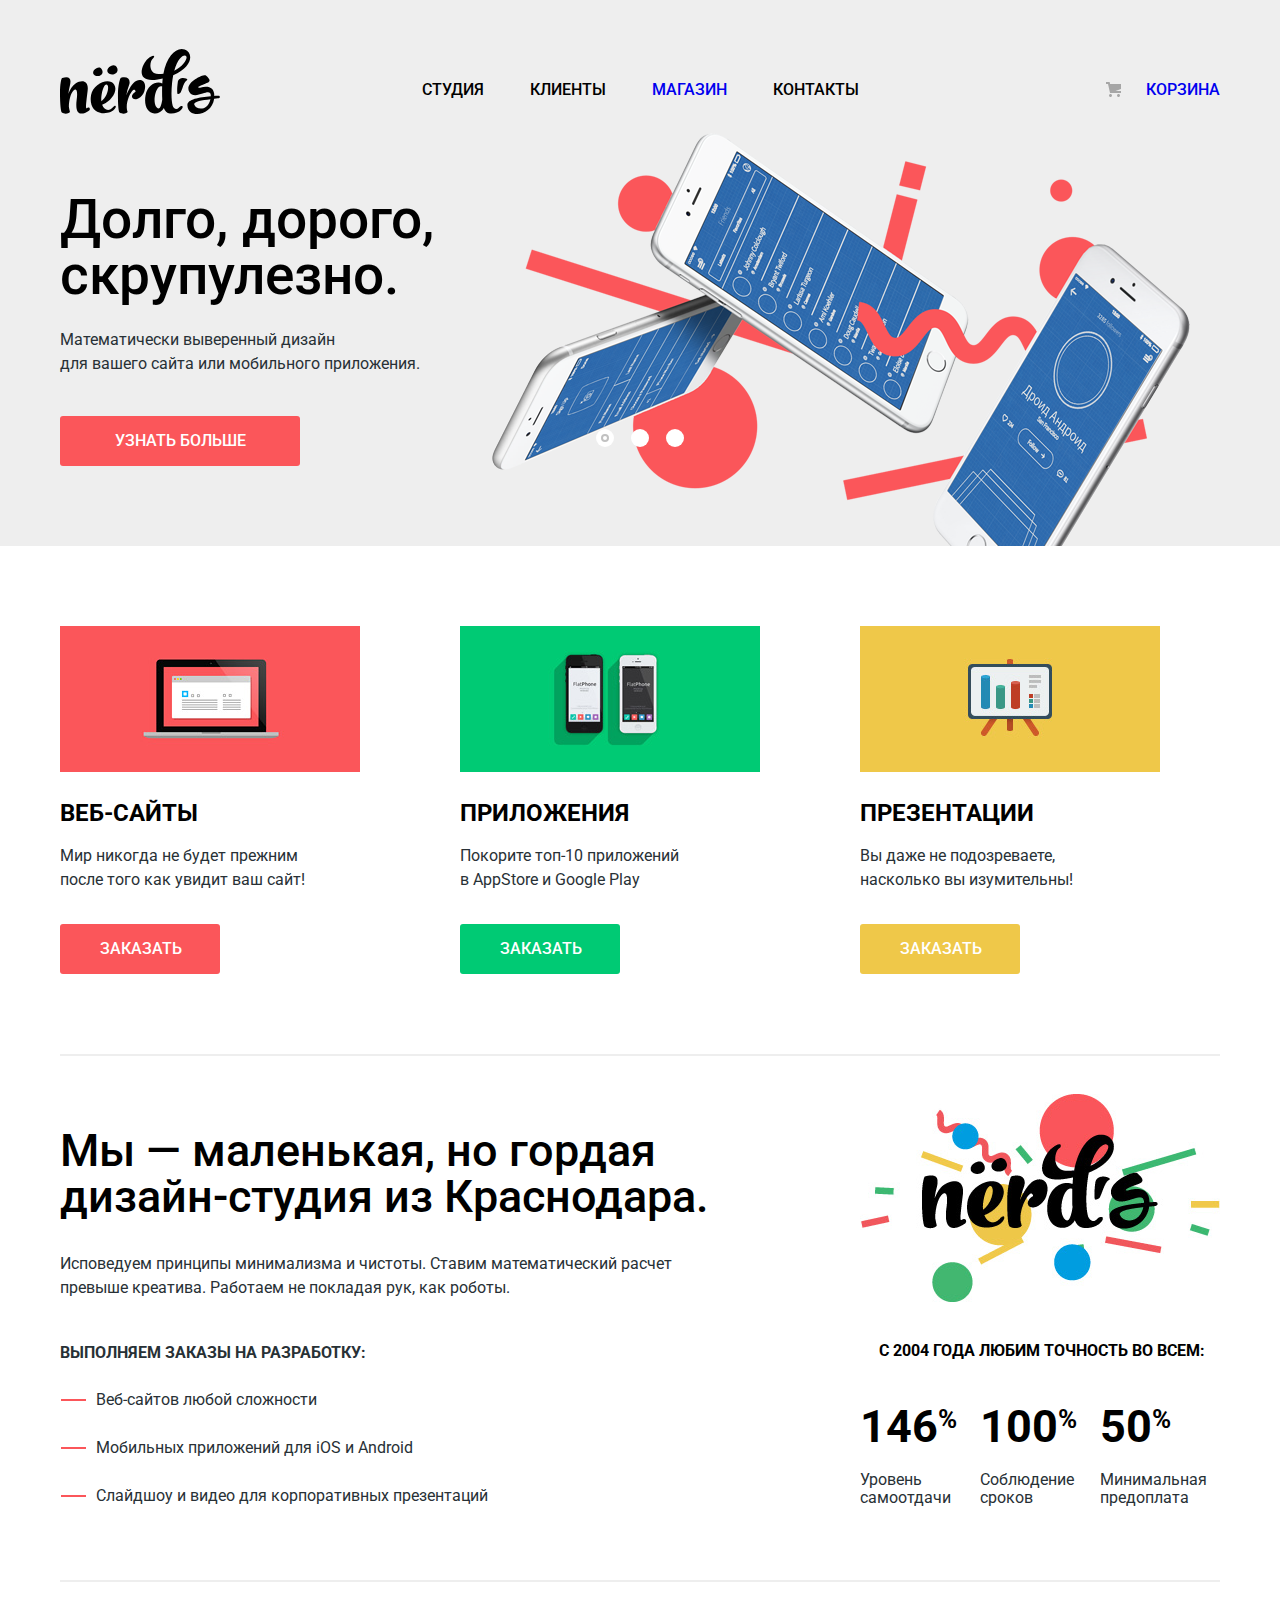
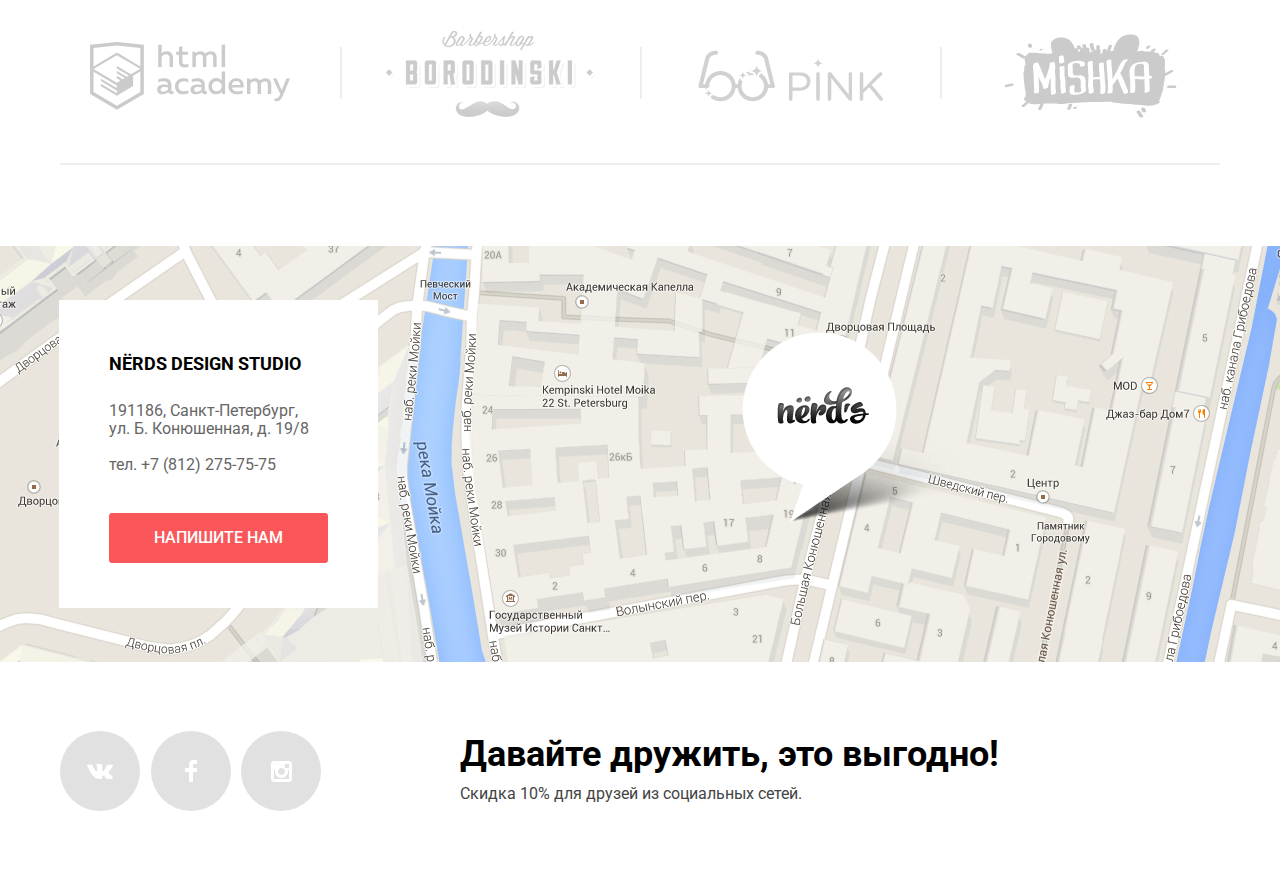
<file: index.html>
<!DOCTYPE html>
<html class="page" lang="ru">

<head>
  <meta charset="utf-8">
  <meta name="viewport" content="width=device-width, initial-scale=1.0">
  <title>HTML Academy: Нёрдс</title>
  <link rel="preconnect" href="https://fonts.gstatic.com">
  <link href="https://fonts.googleapis.com/css2?family=Roboto:wght@400;500;700&display=swap" rel="stylesheet">
  <link href="css/normalize.min.css" rel="stylesheet">
  <link href="css/style.min.css" rel="stylesheet">
  <link rel="icon" href="favicon.ico">
  <link rel="icon" href="img/favicon/icon.svg" type="image/svg+xml">
  <link rel="apple-touch-icon" sizes="180x180" href="img/favicon/apple-touch-icon.png">
  <link rel="manifest" href="manifest.webmanifest">
</head>

<body class="page-body">
  <header class="main-header">
      <nav class="main-navigation wrapper">
        <img src="img/logo/logo-nerds.svg" width="160" height="65" alt="Логотип дизайн-студии Нёрдс">
        <ul class="site-navigation list-clean">
          <li>
            <a href="">Студия</a>
          </li>
          <li>
             <a href="">Клиенты</a>
          </li>
          <li>
            <a href="catalog.html">Магазин</a>
           </li>
           <li>
             <a href="">Контакты</a>
          </li>
        </ul>
        <ul class="user-navigation list-clean">
          <li>
            <a class="cart-link" href="#!">Корзина</a>
          </li>
        </ul>
      </nav>
  </header>

  <main class="container">
    <h1 class="visually-hidden">Дизайн-студия "Нёрдс"</h1>
    <section class="slider">
      <h2 class="visually-hidden">Наши преимущества</h2>
      <div class="wrapper">
        <ul class="slider-list list-clean">
          <li class="slider-item slide-1 slide-current">
            <p class="slide-title">Долго, дорого, скрупулезно.</p>
            <p class="slide-text">Математически выверенный дизайн<br>для вашего сайта или мобильного приложения.</p>
            <a href="" class="button slide-button">Узнать больше</a>
          </li>
          <li class="slider-item slide-2">
            <p class="slide-title">Любим математику как никто другой</p>
            <p class="slide-text">Никакого креатива, только математические формулы для расчета идеальных пропорций</p>
            <a href="" class="button slide-button">Узнать больше</a>
          </li>
          <li class="slider-item slide-3">
            <p class="slide-title">Только ночь,<br>только хардкор</p>
            <p class="slide-text">Работать днем, как все? Мы против этого.<br>Ближе к полуночи работа только начинается.</p>
            <a href="" class="button slide-button">Узнать больше</a>
          </li>
        </ul>
        <ul class="slider-controls list-clean">
          <li>
            <button aria-label="Первый слайд" class="slider-button slider-button-one active" type="button"></button>
          </li>
          <li>
            <button aria-label="Второй слайд" class="slider-button slider-button-two" type="button"></button>
          </li>
          <li>
            <button aria-label="Третий слайд" class="slider-button slider-button-three" type="button"></button>
          </li>
        </ul>
      </div>
    </section>
    <section class="services wrapper">
      <h2 class="visually-hidden">Услуги</h2>
      <ul class="services-list list-clean">
        <li class="services-item">
          <img src="img/content/illustration-1.png" width="300" height="146"
             alt="Ноутбук с открытым сайтом на красном фоне">
          <h3 class="service-title">Веб-сайты</h3>
          <p class="service-text">Мир никогда не будет прежним после того как увидит ваш сайт!</p>
          <a href="" class="button">Заказать</a>
         </li>
        <li class="services-item">
          <img src="img/content/illustration-2.png" width="300" height="146" alt="Два смартфона на зелёном фоне">
          <h3 class="service-title">Приложения</h3>
          <p class="service-text">Покорите топ-10 приложений<br>в AppStore и Google Play</p>
          <a href="" class="button button-green">Заказать</a>
         </li>
         <li class="services-item">
          <img src="img/content/illustration-3.png" width="300" height="146"
            alt="Флипчарт с презентацией на жёлтом фоне">
          <h3 class="service-title">Презентации</h3>
          <p class="service-text">Вы даже не подозреваете, насколько вы изумительны!</p>
          <a href="" class="button button-yellow">Заказать</a>
         </li>
      </ul>
    </section>
    <section class="about wrapper">
      <h2 class="visually-hidden">О компании</h2>
      <div class="about-grid">
        <div class="about-info">
          <b class="about-title">Мы — маленькая, но гордая дизайн-студия из Краснодара.</b>
          <p>Исповедуем принципы минимализма и чистоты.
            Ставим математический расчет превыше креатива.
            Работаем не покладая рук, как роботы.</p>
          <h3 class="about-subtitle">Выполняем заказы на разработку:</h3>
          <ul class="order-list list-clean">
            <li class="order-item">Веб-сайтов любой сложности</li>
            <li class="order-item">Мобильных приложений для iOS и Android</li>
            <li class="order-item">Слайдшоу и видео для корпоративных презентаций</li>
          </ul>
        </div>
        <div class="about-stat">
          <img src="img/nerds-illustration.png" width="360" height="525" alt="Цветной логотип Nёrds">
          <h3 class="about-subtitle">с 2004 года любим точность во всем:</h3>
          <table class="stat-table">
            <tr>
              <th>146<sup>%</sup></th>
              <th>100<sup>%</sup></th>
              <th>50<sup>%</sup></th>
            </tr>
            <tr>
              <td>Уровень самоотдачи</td>
              <td>Соблюдение сроков</td>
              <td>Минимальная предоплата</td>
            </tr>
          </table>
        </div>
      </div>

    </section>
    <section class="partners wrapper">
      <h2 class="visually-hidden">Партнёры</h2>
      <ul class="partners-list list-clean">
        <li class="partners-item">
          <a class="partners-item-link" href="https://htmlacademy.ru/intensive/htmlcss">
            <img src="img/logo/logo-htmlacademy.svg" width="200" height="68" alt="Логотип HTML Academy">
          </a>
        </li>
        <li class="partners-item">
          <a class="partners-item-link" href="">
            <img src="img/logo/logo-barbershop.svg" width="209" height="90" alt="Логотип Barbershop Borodinski">
          </a>
        </li>
        <li class="partners-item">
          <a class="partners-item-link" href="">
            <img src="img/logo/logo-pink.svg" width="185" height="52" alt="Логотип PINK">
          </a>
        </li>
        <li class="partners-item">
          <a class="partners-item-link" href="">
            <img src="img/logo/logo-mishka.svg" width="173" height="84" alt="Логотип Mishka">
          </a>
        </li>
      </ul>
    </section>
  </main>
  <footer class="main-footer">
    <section class="footer-map">
      <h2 class="visually-hidden">Как нас найти</h2>
      <iframe class="interactive-map" src="https://www.google.com/maps/embed?pb=!1m18!1m12!1m3!1d1998.6037872533277!2d30.320858716096975!3d59.93871648187614!2m3!1f0!2f0!3f0!3m2!1i1024!2i768!4f13.1!3m3!1m2!1s0x4696310fca145cc1%3A0x42b32648d8238007!2z0JHQvtC70YzRiNCw0Y8g0JrQvtC90Y7RiNC10L3QvdCw0Y8g0YPQuy4sIDE5LzgsINCh0LDQvdC60YIt0J_QtdGC0LXRgNCx0YPRgNCzLCAxOTExODY!5e0!3m2!1sru!2sru!4v1614806831347!5m2!1sru!2sru"
        height="416" style="border:0;" allowfullscreen="" loading="lazy">
      </iframe>
      <div class="footer-contacts-card">
        <p class="contacts-title">Nёrds design studio</p>
        <address>191186, Санкт-Петербург,<br>ул. Б. Конюшенная, д. 19/8 <br><br>тел.
        <a class="contacts-phone" href="tel:+78122757575">+7 (812) 275-75-75</a>
        </address>
        <a href="feedback.html" class="contacts-button button">Напишите нам</a>
      </div>
    </section>
    <section class="footer-social wrapper">
      <h2 class="visually-hidden">Социальные сети</h2>
      <ul class="social-list list-clean">
        <li>
          <a class="button social-button" href="">
            <span class="visually-hidden">Вконтакте</span>
            <svg aria-hidden="true" focusable="false" width="27" height="15" viewBox="0 0 27 15" fill="none" xmlns="http://www.w3.org/2000/svg">
              <path d="M16.138 11.51C17.094 11.201 18.318 13.55 19.621 14.449C20.599 15.13 21.348 14.983 21.348 14.983L24.821 14.933C24.821 14.933 26.636 14.821 25.778 13.379C25.707 13.259 25.275 12.31 23.193 10.357C21.016 8.31404 21.311 8.64504 23.932 5.11304C25.529 2.96004 26.168 1.64504 25.968 1.08504C25.776 0.546037 24.603 0.686037 24.603 0.686037L20.69 0.713037C20.309 0.714037 19.986 0.832037 19.839 1.22804C19.836 1.23204 19.218 2.89404 18.394 4.30704C16.653 7.29604 15.958 7.45504 15.67 7.26804C15.009 6.83504 15.176 5.53104 15.176 4.60404C15.176 1.70704 15.608 0.499037 14.33 0.187037C13.903 0.0830374 13.591 0.0150374 12.502 0.00503741C11.11 -0.0159626 9.92797 0.00503743 9.25797 0.334037C8.81297 0.557037 8.47197 1.04604 8.67897 1.07404C8.93897 1.10904 9.52197 1.23404 9.83397 1.66004C10.235 2.21204 10.223 3.44904 10.223 3.44904C10.223 3.44904 10.452 6.86004 9.68297 7.28304C9.15497 7.57304 8.43297 6.98104 6.87997 4.26704C6.08697 2.87904 5.48797 1.34504 5.48797 1.34504C5.48797 1.34504 5.37197 1.06004 5.16197 0.904037C4.91197 0.719037 4.56197 0.660037 4.56197 0.660037L0.84797 0.684037C0.84797 0.684037 0.28997 0.700037 0.0849697 0.946037C-0.0970303 1.16404 0.0699697 1.61404 0.0699697 1.61404C0.0699697 1.61404 2.97897 8.49504 6.27297 11.961C9.29297 15.143 12.725 14.932 12.725 14.932H14.28C14.28 14.932 14.749 14.878 14.989 14.62C15.213 14.38 15.203 13.929 15.203 13.929C15.203 13.929 15.172 11.82 16.138 11.51Z" fill="white"/>
            </svg>
          </a>
        </li>
        <li>
          <a class="button social-button" href="">
            <span class="visually-hidden">Фейсбук</span>
            <svg aria-hidden="true" focusable="false" width="12" height="22" viewBox="0 0 12 22" fill="none" xmlns="http://www.w3.org/2000/svg">
              <path d="M12 4V0H8C5.79086 0 4 1.79086 4 4V8H0V12H4V22H8V12H12V8H8V4H12Z" fill="white"/>
            </svg>
          </a>
        </li>
        <li>
          <a class="button social-button" href="">
            <span class="visually-hidden">Инстаграм</span>
            <svg aria-hidden="true" focusable="false" width="21" height="21" viewBox="0 0 21 21" fill="none" xmlns="http://www.w3.org/2000/svg">
              <path fill-rule="evenodd" clip-rule="evenodd" d="M3 0H18C19.65 0 21 1.35 21 3V18C21 19.65 19.65 21 18 21H3C1.35 21 0 19.65 0 18V3C0 1.35 1.35 0 3 0ZM14 10.5C14 8.57 12.43 7 10.5 7C8.57 7 7 8.57 7 10.5C7 12.43 8.57 14 10.5 14C12.43 14 14 12.43 14 10.5ZM3 18V9H4.181C4.0626 9.49127 4.00186 9.99467 4 10.5C4 14.0899 6.91015 17 10.5 17C14.0899 17 17 14.0899 17 10.5C16.9986 9.99464 16.9379 9.49118 16.819 9H18V18H3ZM14 7H18V3H14V7Z" fill="white"/>
            </svg>
          </a>
        </li>
      </ul>
      <div class="footer-discount">
        <b>Давайте дружить, это выгодно!</b>
        <p>Скидка 10% для друзей из социальных сетей.</p>
      </div>
    </section>
  </footer>
  <section class="modal-feedback">
    <h2>Напишите нам</h2>
    <button class="modal-close" type="button" aria-label="Закрыть"></button>
    <form class="modal-form feedback-form" action="https://echo.htmlacademy.ru" method="post">
      <div class="form-container">
        <p>
          <label for="contact-form-name">Ваше имя:</label><br>
          <input class="modal-form-element feedback-name" type="text" name="contact-form-name" id="contact-form-name" placeholder="Имя Фамилия">
        </p>
        <p>
          <label for="contact-form-email">Ваш email:</label><br>
          <input class="modal-form-element feedback-email" type="email" name="contact-form-email" id="contact-form-email" placeholder="email@example.com">
        </p>
        <p>
          <label for="contact-form-message">Текст письма:</label><br>
          <textarea class="modal-form-element feedback-message" name="contact-form-message" id="contact-form-message" rows="5"
            placeholder="В свободной форме"></textarea>
        </p>
        <button class="button button-send" type="submit">Отправить</button>
      </div>
    </form>
  </section>
  <script src="js/feedback.min.js"></script>
  <script src="js/slider.min.js"></script>
</body>

</html>
</file>
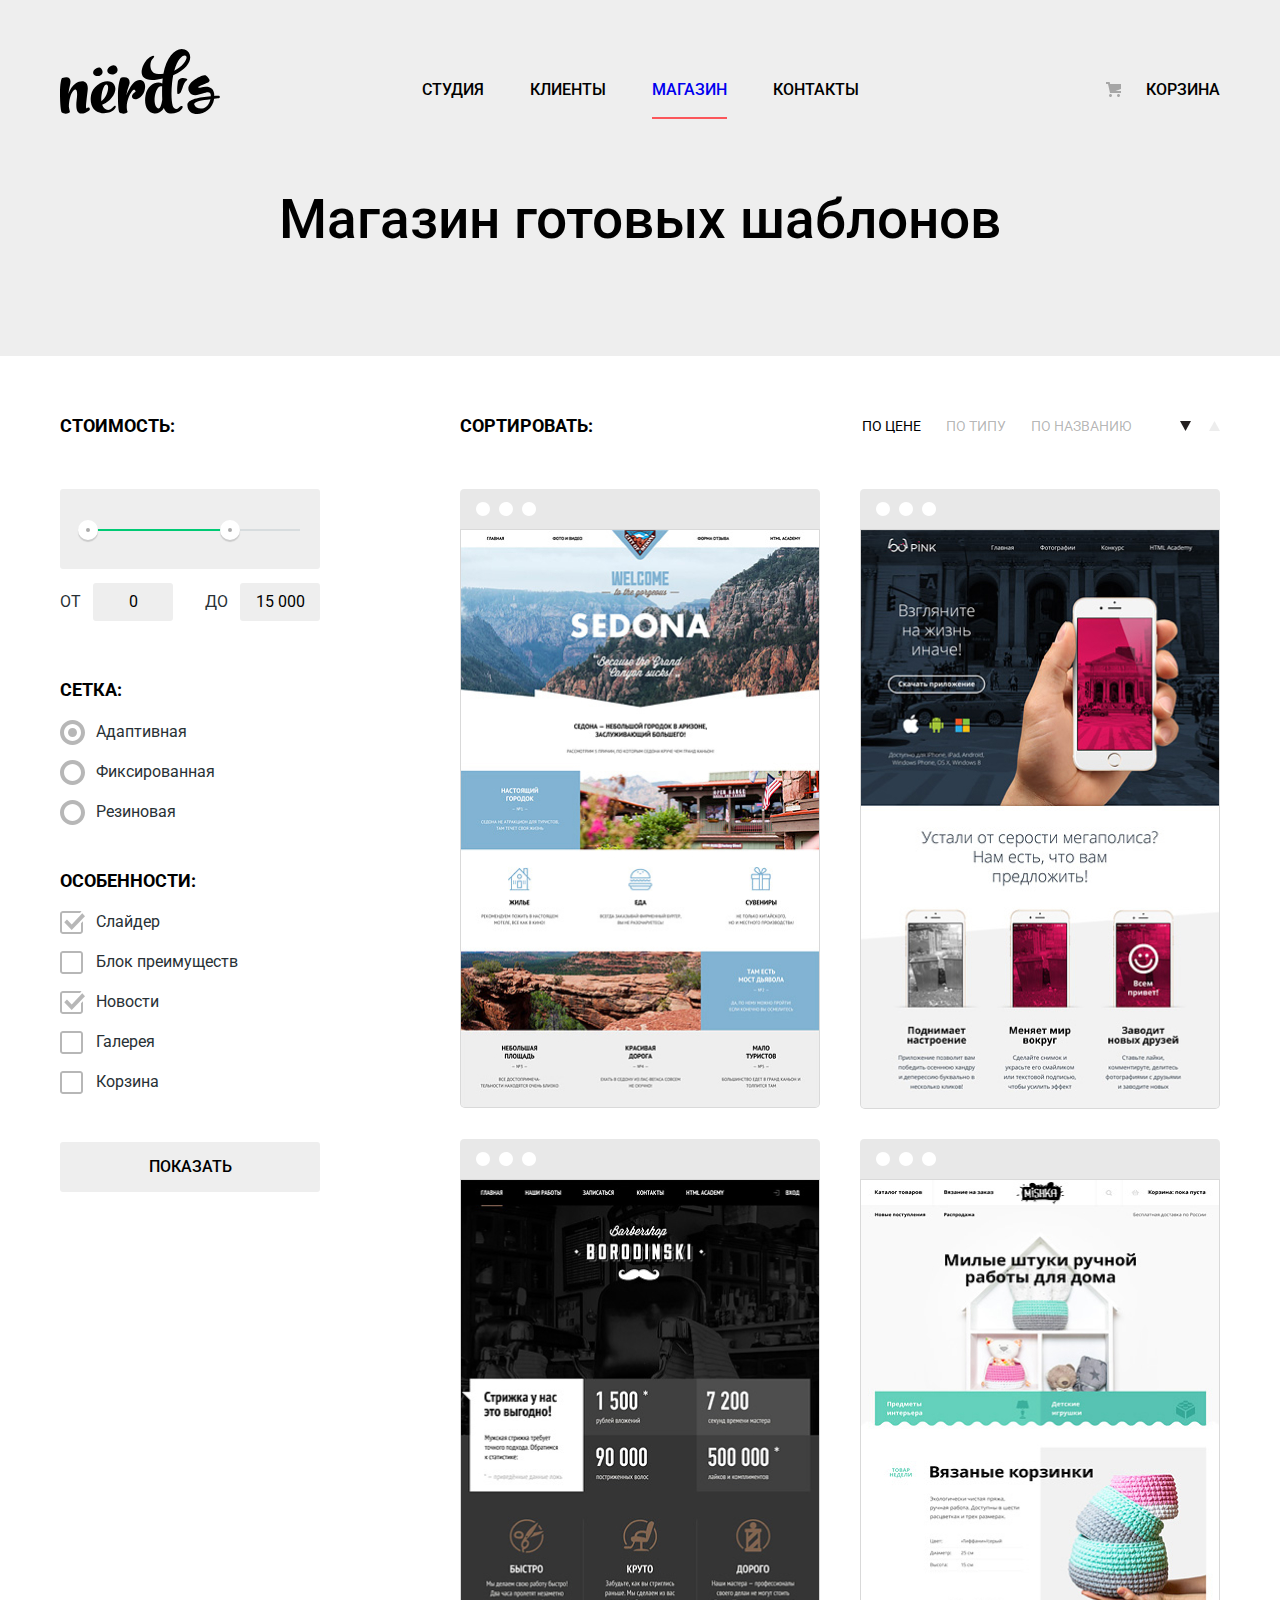
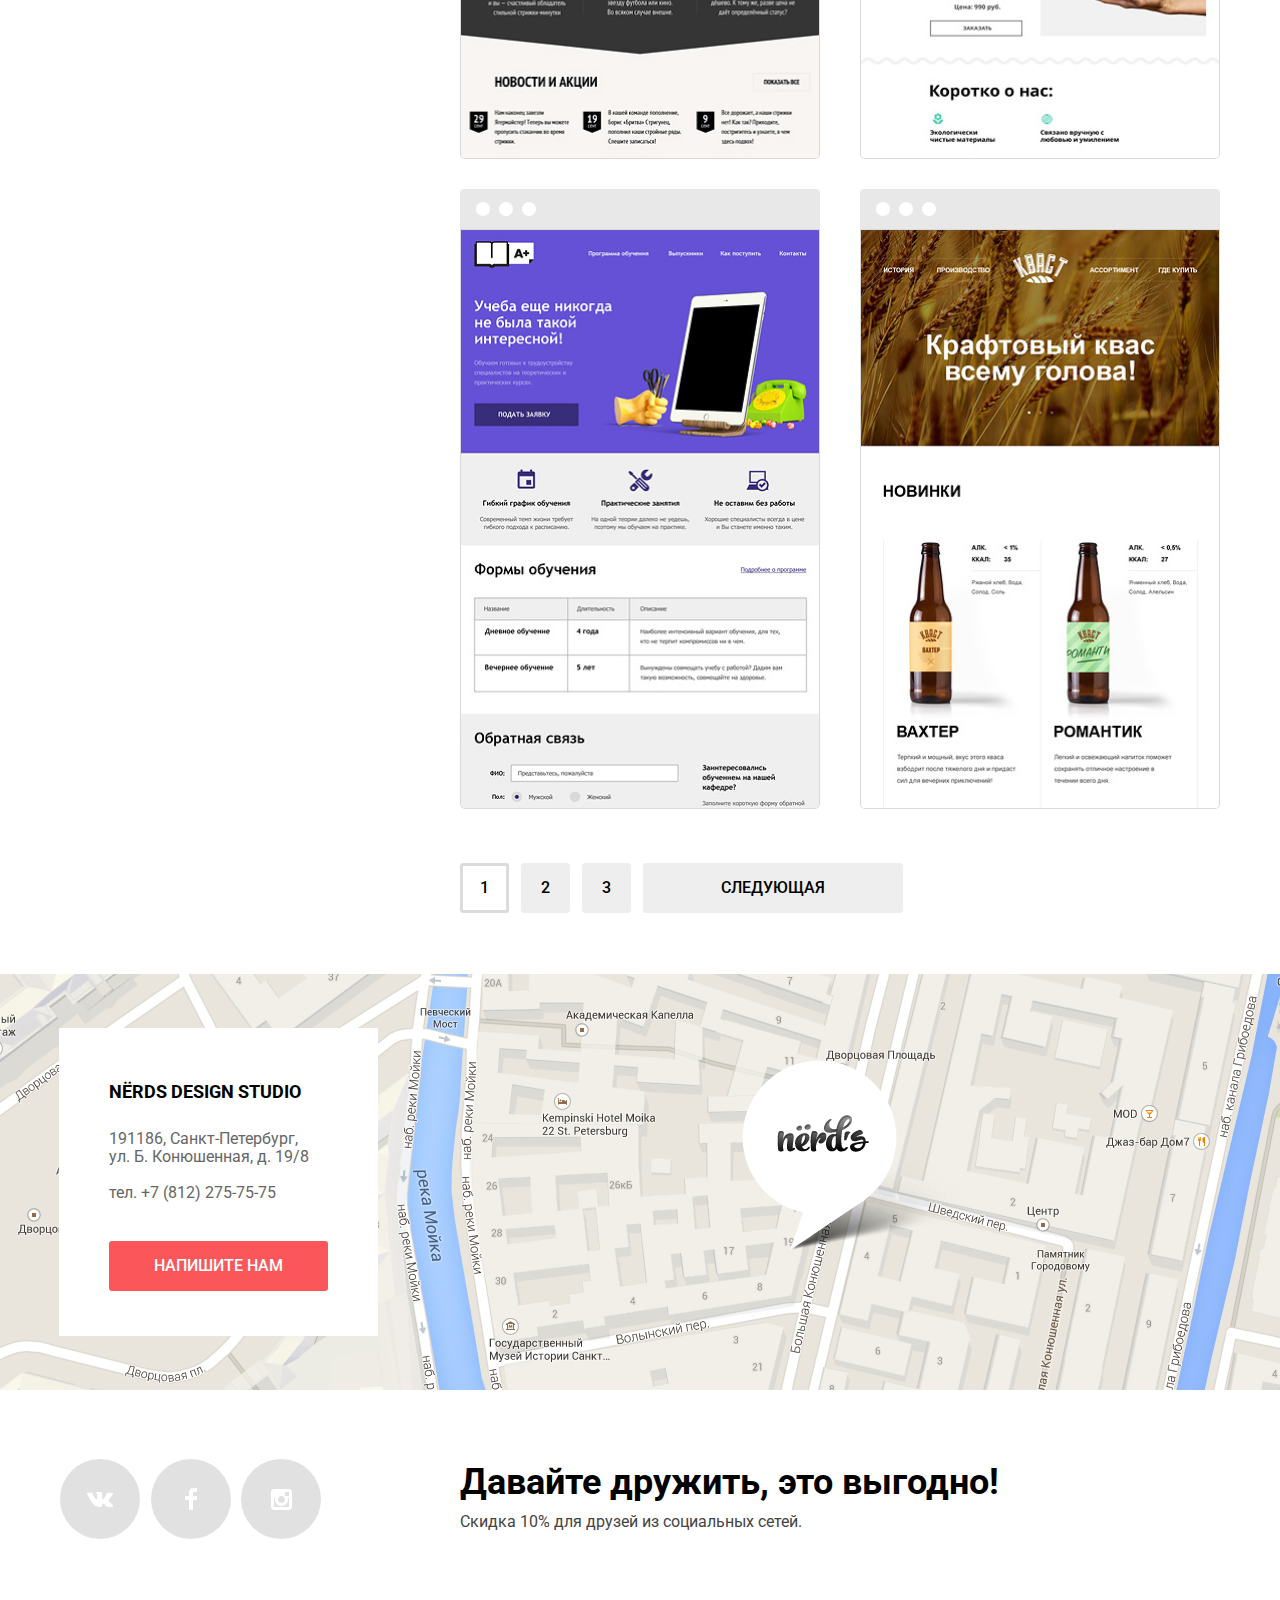
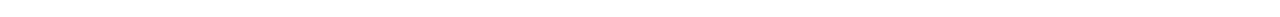
<file: catalog.html>
<!DOCTYPE html>
<html class="page" lang="ru">

<head>
  <meta charset="utf-8">
  <meta name="viewport" content="width=device-width, initial-scale=1.0">
  <title>HTML Academy: Нёрдс - Каталог</title>
  <link rel="preconnect" href="https://fonts.gstatic.com">
  <link href="https://fonts.googleapis.com/css2?family=Roboto:wght@400;500;700&display=swap" rel="stylesheet">
  <link href="css/normalize.min.css" rel="stylesheet">
  <link href="css/style.min.css" rel="stylesheet">
  <link rel="icon" href="favicon.ico">
  <link rel="icon" href="img/favicon/icon.svg" type="image/svg+xml">
  <link rel="apple-touch-icon" sizes="180x180" href="img/favicon/apple-touch-icon.png">
  <link rel="manifest" href="manifest.webmanifest">
</head>

<body class="page-body">
  <header class="main-header">
      <nav class="main-navigation wrapper">
        <a class="main-header-logo" href="index.html">
          <img src="img/logo/logo-nerds.svg" width="160" height="65" alt="Логотип дизайн-студии Нёрдс">
        </a>
        <ul class="site-navigation list-clean">
          <li>
            <a href="">Студия</a>
          </li>
          <li>
             <a href="">Клиенты</a>
          </li>
          <li class="site-navigation-current">
            <a href="catalog.html">Магазин</a>
           </li>
           <li>
             <a href="">Контакты</a>
          </li>
        </ul>
        <ul class="user-navigation list-clean">
          <li>
            <a class="cart-link" href="">Корзина</a>
          </li>
        </ul>
      </nav>
  </header>

  <main class="page-catalog">
    <h1 class="page-catalog-title">Магазин готовых шаблонов</h1>
    <div class="catalog-content wrapper">
      <section class="filters">
        <h2 class="visually-hidden">Фильтры</h2>
        <form class="filter" method="get" target="_blank" action="https://echo.htmlacademy.ru">
          <fieldset class="price-filter">
            <legend aria-label="Выбор стоимости сайта">Стоимость:</legend>
            <div class="range-filter">
              <div class="range-controls">
                <div class="scale">
                  <div class="bar"></div>
                </div>
                <div class="toggle toggle-min" tabindex="0" aria-label="Ручка ползунка минимальной цены"></div>
                <div class="toggle toggle-max" tabindex="0" aria-label="Ручка ползунка максимальной цены"></div>
              </div>
              <div class="price-controls">
                <label class="min-price">от
                  <input type="text" name="min-price" value="0">
                </label>
                <label class="max-price">до
                  <input type="text" name="max-price" value="15&nbsp;000">
                </label>
              </div>
            </div>
          </fieldset>
          <fieldset class="layout-filter">
            <legend aria-label="Выбор сетки сайта">Сетка:</legend>
            <ul class="list-clean">
              <li class="filter-option filter-radio">
                <input class="filter-input-radio visually-hidden"
                type="radio" name="grid" value="adaptive" id="filter-adaptive" checked>
                <label for="filter-adaptive">Адаптивная</label>
              </li>
              <li class="filter-option filter-radio">
                <input class="filter-input-radio visually-hidden"
                type="radio" name="grid" value="fixed" id="filter-fixed">
                <label for="filter-fixed">Фиксированная</label>
              </li>
              <li class="filter-option filter-radio">
                <input class="filter-input-radio visually-hidden"
                type="radio" name="grid" value="elastic" id="filter-elastic">
                <label for="filter-elastic">Резиновая</label>
              </li>
            </ul>
          </fieldset>
          <fieldset class="features-filter">
            <legend aria-label="Выбор особенностей сайта">Особенности:</legend>
            <ul class="list-clean">
              <li class="filter-option filter-checkbox">
                <input class="filter-input-checkbox visually-hidden"
                type="checkbox" name="slider" value="slider" id="slider" checked>
                <label for="slider">Слайдер</label>
              </li>
              <li class="filter-option filter-checkbox">
                <input class="filter-input-checkbox visually-hidden"
                type="checkbox" name="advantages" value="advantages" id="advantages">
                <label for="advantages">Блок преимуществ</label>
              </li>
              <li class="filter-option filter-checkbox">
                <input class="filter-input-checkbox visually-hidden"
                type="checkbox" name="news" value="news" id="news" checked>
                <label for="news">Новости</label>
              </li>
              <li class="filter-option filter-checkbox">
                <input class="filter-input-checkbox visually-hidden"
                type="checkbox" name="gallery" value="gallery" id="gallery">
                <label for="gallery">Галерея</label>
              </li>
              <li class="filter-option filter-checkbox">
                <input class="filter-input-checkbox visually-hidden"
                type="checkbox" name="shopping-cart" value="shopping-cart" id="shopping-cart">
                <label for="shopping-cart">Корзина</label>
              </li>
            </ul>
          </fieldset>
          <button class="button button-show button-control" type="submit">Показать</button>
        </form>
      </section>
      <div class="catalog-wrapper">
        <section class="sorting">
          <h2>Сортировать:</h2>
          <ul class="sorting-options list-clean">
            <li>
              <a class="selected" href="">По цене</a>
            </li>
            <li>
              <a href="">По типу</a>
            </li>
            <li>
              <a href="">По названию</a>
            </li>
          </ul>
          <ul class="sorting-control-list list-clean">
            <li>
              <a class="sorting-control active" aria-label="Сортировка по убыванию" href="">
                <svg aria-hidden="true" width="11" height="10" viewBox="0 0 11 10" fill="none" xmlns="http://www.w3.org/2000/svg">
                  <path d="M5.5 10L0 0H11" fill="#A6A6A6"/>
                </svg>
              </a>
            </li>
            <li>
              <a class="sorting-control" aria-label="Сортировка по возрастанию" href="">
                <svg aria-hidden="true" focusable="false" width="11" height="10" viewBox="0 0 11 10" fill="none" xmlns="http://www.w3.org/2000/svg">
                  <path d="M5.5 0L0 10H11L5.5 0Z" fill="#A6A6A6"/>
                </svg>
              </a>
            </li>
          </ul>
        </section>
        <section class="catalog">
          <h2 class="visually-hidden">Каталог</h2>
          <ul class="catalog-list list-clean">
            <li class="catalog-item">
              <a class="catalog-item-link" href="">
                <img class="catalog-img" src="img/content/img-sedona.jpg" width="358" height="576" alt="Шаблон «Sedona»">
              </a>
              <div class="catalog-list-info">
                <a class="catalog-item-title" aria-label="Открыть подробное описание готового шаблона сайта" href="#">Sedona</a>
                <p>Информационный сайт<br>для туристов</p>
                <button type="button" class="button button-price" aria-label="Купить готовый шаблон сайта за 9 900 ₽">9 900 &#8381;</button>
              </div>
            </li>
            <li class="catalog-item">
              <a class="catalog-item-link" href="">
                <img class="catalog-img" src="img/content/img-pink.jpg" width="358" height="576" alt="Шаблон «Pink app»">
              </a>
              <div class="catalog-list-info">
                <a class="catalog-item-title" aria-label="Открыть подробное описание готового шаблона сайта" href="#">Pink app</a>
                <p>Продуктовый лендинг приложения для iOS и Android</p>
                <button type="button" class="button button-price" aria-label="Купить готовый шаблон сайта за 9 900 ₽">9 900 &#8381;</button>
              </div>
            </li>
            <li class="catalog-item">
              <a class="catalog-item-link" href="">
                <img class="catalog-img" src="img/content/img-barbershop.jpg" width="358" height="576" alt="Шаблон «Barbershop»">
              </a>
              <div class="catalog-list-info">
                <a class="catalog-item-title" aria-label="Открыть подробное описание готового шаблона сайта" href="#">Barbershop</a>
                <p>Сайт салона красоты.<br>Для мужчин, да.</p>
                <button type="button" class="button button-price" aria-label="Купить готовый шаблон сайта за 9 900 ₽">9 900 &#8381;</button>
              </div>
            </li>
            <li class="catalog-item">
              <a class="catalog-item-link" href="">
                <img class="catalog-img" src="img/content/img-mishka.jpg" width="358" height="576" alt="Шаблон «Mishka»">
              </a>
              <div class="catalog-list-info">
                <a class="catalog-item-title" aria-label="Открыть подробное описание готового шаблона сайта" href="#">Mishka</a>
                <p>Интернет-магазин<br>вязаных игрушек</p>
                <button type="button" class="button button-price" aria-label="Купить готовый шаблон сайта за 9 900 ₽">9 900 &#8381;</button>
              </div>
            </li>
            <li class="catalog-item">
              <a class="catalog-item-link" href="">
                <img class="catalog-img" src="img/content/img-aplus.jpg" width="358" height="576" alt="Шаблон «A Plus»">
              </a>
              <div class="catalog-list-info">
                <a class="catalog-item-title" aria-label="Открыть подробное описание готового шаблона сайта" href="#">A Plus</a>
                <p>Лендинг курсов повышения квалификации</p>
                <button type="button" class="button button-price" aria-label="Купить готовый шаблон сайта за 9 900 ₽">9 900 &#8381;</button>
              </div>
            </li>
            <li class="catalog-item">
              <a class="catalog-item-link" href="">
                <img class="catalog-img" src="img/content/img-kvast.jpg" width="358" height="576" alt="Шаблон «Кваст»">
              </a>
              <div class="catalog-list-info">
                <a class="catalog-item-title" aria-label="Открыть подробное описание готового шаблона сайта" href="#">Кваст</a>
                <p>Промо-сайт производителя крафтового кваса</p>
                <button type="button" class="button button-price" aria-label="Купить готовый шаблон сайта за 9 900 ₽">9 900 &#8381;</button>
              </div>
            </li>
          </ul>
          <ul class="pagination-list list-clean">
            <li class="pagination-item pagination-item-current">
              <a class="button button-control">1</a>
            </li>
            <li class="pagination-item">
              <a class="button button-control" href="">2</a>
            </li>
            <li class="pagination-item">
              <a class="button button-control" href="">3</a>
            </li>
            <li class="pagination-item">
              <a class="button button-control" href="">Следующая</a>
            </li>
          </ul>
        </section>
      </div>
    </div>
  </main>
  <footer class="main-footer">
    <section class="footer-map">
      <h2 class="visually-hidden">Как нас найти</h2>
      <iframe class="interactive-map" src="https://www.google.com/maps/embed?pb=!1m18!1m12!1m3!1d1998.6037872533277!2d30.320858716096975!3d59.93871648187614!2m3!1f0!2f0!3f0!3m2!1i1024!2i768!4f13.1!3m3!1m2!1s0x4696310fca145cc1%3A0x42b32648d8238007!2z0JHQvtC70YzRiNCw0Y8g0JrQvtC90Y7RiNC10L3QvdCw0Y8g0YPQuy4sIDE5LzgsINCh0LDQvdC60YIt0J_QtdGC0LXRgNCx0YPRgNCzLCAxOTExODY!5e0!3m2!1sru!2sru!4v1614806831347!5m2!1sru!2sru"
        height="416" style="border:0;" allowfullscreen="" loading="lazy">
      </iframe>
      <div class="footer-contacts-card">
        <p class="contacts-title">Nёrds design studio</p>
        <address>191186, Санкт-Петербург,<br>ул. Б. Конюшенная, д. 19/8 <br><br>тел.
        <a class="contacts-phone" href="tel:+78122757575">+7 (812) 275-75-75</a>
        </address>
        <a href="feedback.html" class="contacts-button button">Напишите нам</a>
      </div>
    </section>
    <section class="footer-social wrapper">
      <h2 class="visually-hidden">Социальные сети</h2>
      <ul class="social-list list-clean">
        <li>
          <a class="button social-button" href="">
            <span class="visually-hidden">Вконтакте</span>
            <svg aria-hidden="true" focusable="false" width="27" height="15" viewBox="0 0 27 15" fill="none" xmlns="http://www.w3.org/2000/svg">
              <path d="M16.138 11.51C17.094 11.201 18.318 13.55 19.621 14.449C20.599 15.13 21.348 14.983 21.348 14.983L24.821 14.933C24.821 14.933 26.636 14.821 25.778 13.379C25.707 13.259 25.275 12.31 23.193 10.357C21.016 8.31404 21.311 8.64504 23.932 5.11304C25.529 2.96004 26.168 1.64504 25.968 1.08504C25.776 0.546037 24.603 0.686037 24.603 0.686037L20.69 0.713037C20.309 0.714037 19.986 0.832037 19.839 1.22804C19.836 1.23204 19.218 2.89404 18.394 4.30704C16.653 7.29604 15.958 7.45504 15.67 7.26804C15.009 6.83504 15.176 5.53104 15.176 4.60404C15.176 1.70704 15.608 0.499037 14.33 0.187037C13.903 0.0830374 13.591 0.0150374 12.502 0.00503741C11.11 -0.0159626 9.92797 0.00503743 9.25797 0.334037C8.81297 0.557037 8.47197 1.04604 8.67897 1.07404C8.93897 1.10904 9.52197 1.23404 9.83397 1.66004C10.235 2.21204 10.223 3.44904 10.223 3.44904C10.223 3.44904 10.452 6.86004 9.68297 7.28304C9.15497 7.57304 8.43297 6.98104 6.87997 4.26704C6.08697 2.87904 5.48797 1.34504 5.48797 1.34504C5.48797 1.34504 5.37197 1.06004 5.16197 0.904037C4.91197 0.719037 4.56197 0.660037 4.56197 0.660037L0.84797 0.684037C0.84797 0.684037 0.28997 0.700037 0.0849697 0.946037C-0.0970303 1.16404 0.0699697 1.61404 0.0699697 1.61404C0.0699697 1.61404 2.97897 8.49504 6.27297 11.961C9.29297 15.143 12.725 14.932 12.725 14.932H14.28C14.28 14.932 14.749 14.878 14.989 14.62C15.213 14.38 15.203 13.929 15.203 13.929C15.203 13.929 15.172 11.82 16.138 11.51Z" fill="white"/>
            </svg>
          </a>
        </li>
        <li>
          <a class="button social-button" href="">
            <span class="visually-hidden">Фейсбук</span>
            <svg aria-hidden="true" focusable="false" width="12" height="22" viewBox="0 0 12 22" fill="none" xmlns="http://www.w3.org/2000/svg">
              <path d="M12 4V0H8C5.79086 0 4 1.79086 4 4V8H0V12H4V22H8V12H12V8H8V4H12Z" fill="white"/>
            </svg>
          </a>
        </li>
        <li>
          <a class="button social-button" href="">
            <span class="visually-hidden">Инстаграм</span>
            <svg aria-hidden="true" focusable="false" width="21" height="21" viewBox="0 0 21 21" fill="none" xmlns="http://www.w3.org/2000/svg">
              <path fill-rule="evenodd" clip-rule="evenodd" d="M3 0H18C19.65 0 21 1.35 21 3V18C21 19.65 19.65 21 18 21H3C1.35 21 0 19.65 0 18V3C0 1.35 1.35 0 3 0ZM14 10.5C14 8.57 12.43 7 10.5 7C8.57 7 7 8.57 7 10.5C7 12.43 8.57 14 10.5 14C12.43 14 14 12.43 14 10.5ZM3 18V9H4.181C4.0626 9.49127 4.00186 9.99467 4 10.5C4 14.0899 6.91015 17 10.5 17C14.0899 17 17 14.0899 17 10.5C16.9986 9.99464 16.9379 9.49118 16.819 9H18V18H3ZM14 7H18V3H14V7Z" fill="white"/>
            </svg>
          </a>
        </li>
      </ul>
      <div class="footer-discount">
        <b>Давайте дружить, это выгодно!</b>
        <p>Скидка 10% для друзей из социальных сетей.</p>
      </div>
    </section>
  </footer>
  <section class="modal-feedback">
    <h2>Напишите нам</h2>
    <button class="modal-close" type="button" aria-label="Закрыть форму обратной связи"></button>
    <form class="modal-form feedback-form" action="https://echo.htmlacademy.ru" method="post">
      <div class="form-container">
        <p>
          <label for="contact-form-name">Ваше имя:</label><br>
          <input class="modal-form-element feedback-name" type="text" name="contact-form-name" id="contact-form-name" placeholder="Имя Фамилия">
        </p>
        <p>
          <label for="contact-form-email">Ваш email:</label><br>
          <input class="modal-form-element feedback-email" type="email" name="contact-form-email" id="contact-form-email" placeholder="email@example.com">
        </p>
        <p>
          <label for="contact-form-message">Текст письма:</label><br>
          <textarea class="modal-form-element feedback-message" name="contact-form-message" id="contact-form-message" rows="5"
            placeholder="В свободной форме">
          </textarea>
        </p>
        <button class="button button-send" type="submit">Отправить</button>
      </div>
    </form>
  </section>
  <script src="js/feedback.min.js"></script>
</body>

</html>
</file>
<file: css/style.min.css>
@-webkit-keyframes bounce{0%{-webkit-transform:translateY(-2000px);transform:translateY(-2000px)}70%{-webkit-transform:translateY(30px);transform:translateY(30px)}90%{-webkit-transform:translateY(-10px);transform:translateY(-10px)}to{-webkit-transform:translateY(0);transform:translateY(0)}}@keyframes bounce{0%{-webkit-transform:translateY(-2000px);transform:translateY(-2000px)}70%{-webkit-transform:translateY(30px);transform:translateY(30px)}90%{-webkit-transform:translateY(-10px);transform:translateY(-10px)}to{-webkit-transform:translateY(0);transform:translateY(0)}}@-webkit-keyframes shake{0%,to{-webkit-transform:translateX(0);transform:translateX(0)}10%,30%,50%,70%,90%{-webkit-transform:translateX(-10px);transform:translateX(-10px)}20%,40%,60%,80%{-webkit-transform:translateX(10px);transform:translateX(10px)}}@keyframes shake{0%,to{-webkit-transform:translateX(0);transform:translateX(0)}10%,30%,50%,70%,90%{-webkit-transform:translateX(-10px);transform:translateX(-10px)}20%,40%,60%,80%{-webkit-transform:translateX(10px);transform:translateX(10px)}}:root{--color-alpha:#fb565a;--color-alpha-dark:#e74246;--color-alpha-darkest:#d7373b;--color-beta:#00ca74;--color-beta-dark:#00bc6c;--color-beta-darkest:#00aa62;--color-gamma:#efc849;--color-gamma-dark:#eab534;--color-gamma-darkest:#e5a722;--color-black:0, 0, 0;--color-white:255, 255, 255;--color-black-light:0, 1, 1;--color-neutral:#283136;--color-neutral-rgb:40, 49, 54;--color-neutral-dark:#231f20;--color-neutral-light:#b4b9bb;--color-neutral-lightest:#d7dcde;--gray-238:#eeeeee;--gray-225:#e1e1e1;--gray-223:#dfdfdf;--gray-219:#dbdbdb;--gray-213:#d5d5d5;--gray-242:#f2f2f2;--gray-193:#c1c1c1;--gray-171:#ababab;--gray-166:#a6a6a6;--gray-102:#666666;--gray-77:#4d4d4d;--gray-68:#444444}.page{height:100%}.page-body{min-height:100%;min-width:1200px;margin:0;padding:0;font-family:"Roboto",Arial,sans-serif;font-size:16px;line-height:24px;font-weight:400;text-transform:none;color:var(--color-neutral);background-color:rgb(var(--color-white));display:-ms-grid;display:grid;-ms-grid-rows:-webkit-min-content 1fr -webkit-min-content;-ms-grid-rows:min-content 1fr min-content;grid-template-rows:-webkit-min-content 1fr -webkit-min-content;grid-template-rows:min-content 1fr min-content;-ms-flex-line-pack:start;align-content:start}a{text-decoration:none}img{max-width:100%;height:auto}*,::after,::before{-webkit-box-sizing:border-box;box-sizing:border-box}.visually-hidden{position:absolute;clip:rect(0 0 0 0);width:1px;height:1px;margin:-1px}a:not(.button):visited{color:rgb(var(--color-black))}.wrapper{width:1200px;padding:0 20px;margin:auto}.list-clean{list-style:none;padding:0;margin:0}.button{display:inline-block;vertical-align:middle;padding:16px 40px;font-weight:500;font-size:16px;line-height:18px;text-align:center;text-transform:uppercase;color:rgb(var(--color-white));background-color:var(--color-alpha);border:0;border-radius:3px}.button:focus,.button:hover{background-color:var(--color-alpha-dark)}.button:active{color:rgba(var(--color-white),.3);background-color:var(--color-alpha-darkest);-webkit-box-shadow:inset 0 3px 0 0 rgba(var(--color-black-light),.1);box-shadow:inset 0 3px 0 0 rgba(var(--color-black-light),.1);outline:0}.button-control{color:rgb(var(--color-black));background-color:var(--gray-238)}.button-control:focus,.button-control:hover{background-color:var(--gray-223)}.button-control:active{color:rgba(var(--color-black),.3);background-color:var(--gray-213)}.main-header{background-color:var(--gray-238);padding-top:48px}.main-navigation{font-weight:500;line-height:30px;text-transform:uppercase;color:rgb(var(--color-black));display:-ms-grid;display:grid;-ms-grid-columns:1fr 3fr 1fr;grid-template-columns:1fr 3fr 1fr;min-height:65px}.main-header-logo{height:66px}.main-header-logo:focus,.main-header-logo:hover{opacity:.7}.main-header-logo:active{opacity:.3}.site-navigation,.user-navigation{display:-webkit-box;display:-ms-flexbox;display:flex;-ms-flex-wrap:wrap;flex-wrap:wrap;-webkit-box-pack:center;-ms-flex-pack:center;justify-content:center;-webkit-box-align:center;-ms-flex-align:center;align-items:center;padding-top:9px}.site-navigation{max-width:462px;margin:0 auto}.site-navigation li,.user-navigation li{margin:18px 0}.site-navigation li:not(:nth-child(4n+4)){margin-right:46px}.user-navigation{margin-left:auto}.user-navigation .cart-link{position:relative;padding-left:40px}.site-navigation a:focus,.site-navigation a:hover,.user-navigation a:focus,.user-navigation a:hover{color:var(--color-alpha);border-bottom:none}.site-navigation a:active,.user-navigation a:active{color:rgba(var(--color-black),.3)}.cart-link::before{content:"";position:absolute;top:2px;left:0;width:15px;height:15px;background-image:url(../img/cart-icon.svg);background-repeat:no-repeat}.site-navigation-current a{border-bottom:2px solid var(--color-alpha);padding-bottom:18px}.footer-map,.main-footer{margin-bottom:68px}.footer-map{position:relative;width:100%;height:418px;background-color:rgb(var(--color-white));background-image:url(../img/map.png);background-position:center;background-repeat:no-repeat}.interactive-map{width:100%;border:0}.footer-contacts-card{position:absolute;top:55px;left:50%;margin:0 auto;padding:0 50px;background-color:rgb(var(--color-white));width:319px;min-height:308px;-webkit-transform:translateX(-581px);-ms-transform:translateX(-581px);transform:translateX(-581px)}.contacts-title{font-size:18px;line-height:30px;font-weight:700;color:rgb(var(--color-black));text-transform:uppercase;margin-top:49px;margin-bottom:23px}.contacts-phone,.footer-contacts-card address{line-height:18px;color:var(--gray-102);font-style:normal;text-align:left}.contacts-button{margin-top:39px;width:219px}.footer-social{display:-ms-grid;display:grid;-ms-grid-columns:261px 139px 760px;grid-template-columns:261px 760px;-webkit-column-gap:139px;-moz-column-gap:139px;column-gap:139px}.social-button,.social-list{display:-webkit-box;display:-ms-flexbox;display:flex}.social-list{-ms-flex-wrap:wrap;flex-wrap:wrap;-webkit-box-pack:justify;-ms-flex-pack:justify;justify-content:space-between}.social-button{-webkit-box-align:center;-ms-flex-align:center;align-items:center;-webkit-box-pack:center;-ms-flex-pack:center;justify-content:center;width:80px;height:80px;padding:0;border-radius:50%;background:-o-linear-gradient(bottom,var(--gray-225),var(--gray-225)),rgb(var(--color-white));background:-webkit-gradient(linear,left bottom,left top,from(var(--gray-225)),to(var(--gray-225))),rgb(var(--color-white));background:linear-gradient(0deg,var(--gray-225),var(--gray-225)),rgb(var(--color-white))}.social-button:focus,.social-button:hover{background:-o-linear-gradient(bottom,var(--color-alpha-dark),var(--color-alpha-dark)),rgb(var(--color-white));background:-webkit-gradient(linear,left bottom,left top,from(var(--color-alpha-dark)),to(var(--color-alpha-dark))),rgb(var(--color-white));background:linear-gradient(0deg,var(--color-alpha-dark),var(--color-alpha-dark)),rgb(var(--color-white))}.social-button:active{background:-o-linear-gradient(bottom,var(--color-alpha-darkest),var(--color-alpha-darkest)),rgb(var(--color-white));background:-webkit-gradient(linear,left bottom,left top,from(var(--color-alpha-darkest)),to(var(--color-alpha-darkest))),rgb(var(--color-white));background:linear-gradient(0deg,var(--color-alpha-darkest),var(--color-alpha-darkest)),rgb(var(--color-white))}.footer-discount{padding-top:5px}.footer-discount b{font-size:36px;line-height:36px}.footer-discount p{line-height:22px;color:var(--gray-68);margin-top:10px}.modal-feedback{display:none;position:fixed;bottom:220px;left:280px;top:0;width:960px;min-height:590px;padding:63px 100px;background-color:rgb(var(--color-white));-webkit-box-shadow:0 20px 40px rgba(var(--color-black),.4);box-shadow:0 20px 40px rgba(var(--color-black),.4)}.modal-show{display:block;-webkit-animation:bounce .6s;animation:bounce .6s}.modal-error{-webkit-animation:shake .6s;animation:shake .6s}.footer-discount b,.modal-feedback h2,.modal-form label{font-weight:700;color:rgb(var(--color-black))}.modal-feedback h2{font-size:45px;line-height:53px;margin:0 0 6px;padding:0}.form-container{display:-webkit-box;display:-ms-flexbox;display:flex;-ms-flex-wrap:wrap;flex-wrap:wrap;-webkit-box-pack:justify;-ms-flex-pack:justify;justify-content:space-between}.modal-form p{margin:30px 0 0;padding:0}.modal-form label{line-height:18px}.modal-form-element{color:var(--gray-68);border:2px solid var(--color-neutral-lightest);border-radius:3px;display:block;width:360px;height:50px;padding:10px 16px;margin-top:10px}.feedback-message{resize:none;width:760px;height:114px;padding:10px 16px;margin-top:10px}.modal-form input:hover,.modal-form textarea:hover{border-color:var(--color-neutral-light)}.modal-form input:focus,.modal-form textarea:focus{outline:0;color:var(--gray-68);border-color:rgb(var(--color-black))}.modal-form input:invalid,.modal-form textarea:invalid{color:var(--color-alpha-dark);border-color:var(--color-alpha-dark)}.modal-form input::-webkit-input-placeholder,.modal-form textarea::-webkit-input-placeholder{color:var(--gray-68);opacity:.5}.modal-form input:focus::-webkit-input-placeholder,.modal-form textarea:focus::-webkit-input-placeholder{opacity:1}.button-send{width:259px;border:0;margin-top:50px}.modal-close{position:absolute;top:80px;right:90px;width:21px;height:21px;background-color:transparent;background-image:url(../img/close-cross.svg);opacity:.3;border:0;cursor:pointer}.modal-close:focus,.modal-close:hover{opacity:1}.modal-close:active{opacity:.1}.slider{background-color:var(--gray-238);position:relative;min-height:423px}.slider-list{width:100%;height:100%}.slider-item{display:none;border-top:1px solid transparent;min-height:423px;background-position:398px -9px;background-size:auto;background-repeat:no-repeat;padding-top:67px}.slide-title{color:rgb(var(--color-black));font-size:55px;line-height:56px;font-weight:500;margin:0;max-width:525px}.slide-text{color:var(--color-neutral);margin:25px 0;max-width:416px}.slide-button{margin:15px 0;width:240px}.slide-current{display:block}.slide-1{background-image:url(../img/nerds-index-slide1.png)}.slide-2{background-image:url(../img/nerds-index-slide2.png)}.slide-3{background-image:url(../img/nerds-index-slide3.png)}.slider .wrapper{position:relative}.slider-controls{position:absolute;bottom:95px;left:556px;min-width:88px;display:-webkit-box;display:-ms-flexbox;display:flex;-ms-flex-wrap:wrap;flex-wrap:wrap;-webkit-box-pack:justify;-ms-flex-pack:justify;justify-content:space-between}.slider-button{width:18px;height:18px;border:2px solid transparent;border-radius:50%;background-color:rgb(var(--color-white))}.slider-button.active{background-image:url(../img/slider-btn-active.svg);background-repeat:no-repeat;background-position:center center}.services-list{display:-webkit-box;display:-ms-flexbox;display:flex;-ms-flex-wrap:wrap;flex-wrap:wrap;min-height:410px;margin:40px 0}.services-item{width:300px;margin:40px 100px 40px 0}.services-item:nth-child(3n+3){margin-right:60px}.service-title{color:rgb(var(--color-black));font-size:24px;line-height:30px;font-weight:700;text-transform:uppercase;margin:19px 0 0}.service-text{width:260px}.services-item a{margin-top:16px;width:160px}.button-green{background-color:var(--color-beta)}.button-green:focus,.button-green:hover{background-color:var(--color-beta-dark)}.button-green:active{background-color:var(--color-beta-darkest);-webkit-box-shadow:inset 0 3px 0 0 rgba(var(--color-black-light),.1);box-shadow:inset 0 3px 0 0 rgba(var(--color-black-light),.1)}.button-yellow{background-color:var(--color-gamma)}.button-yellow:focus,.button-yellow:hover{background-color:var(--color-gamma-dark)}.button-yellow:active{background-color:var(--color-gamma-darkest);-webkit-box-shadow:inset 0 3px 0 0 rgba(var(--color-black-light),.1);box-shadow:inset 0 3px 0 0 rgba(var(--color-black-light),.1)}.about{margin-bottom:44px}.about-grid{display:-webkit-box;display:-ms-flexbox;display:flex;padding-top:38px;min-height:482px;border-top:2px solid var(--gray-238)}.about-info{width:760px;padding-top:34px}.about-title{color:rgb(var(--color-black));font-size:45px;line-height:46px;font-weight:500;margin:0}.about-info p{margin-top:32px;width:660px}.about-subtitle{font-size:16px;text-transform:uppercase}.about-info .about-subtitle{margin-top:41px}.order-list{margin-top:23px;padding-left:36px}.order-item{position:relative;margin-bottom:24px}.order-item::before{display:block;content:"";position:absolute;width:25px;height:2px;background-color:var(--color-alpha);left:-35px;top:11px}.about-stat{margin-left:40px;width:360px}.about-stat .about-subtitle{color:rgb(var(--color-black));text-align:center;padding-top:14px;padding-left:3px;margin-bottom:20px}.stat-table{margin-top:25px;border-collapse:collapse}.stat-table td,.stat-table th{min-width:120px;text-align:left}.stat-table th{color:rgb(var(--color-black));font-size:45px;line-height:66px;font-weight:700;padding:6px 0}.stat-table sup{font-size:26px;line-height:42px;vertical-align:text-bottom}.stat-table td{line-height:18px;padding:5px 0}.partners-list{display:-ms-grid;display:grid;-ms-grid-columns:1fr 40px 1fr 40px 1fr 40px 1fr;grid-template-columns:1fr 1fr 1fr 1fr;-webkit-column-gap:40px;-moz-column-gap:40px;column-gap:40px;border-top:2px solid var(--gray-238);border-bottom:2px solid var(--gray-238);margin-bottom:80px}.partners-item{position:relative}.partners-item-link{display:-webkit-box;display:-ms-flexbox;display:flex;-webkit-box-align:center;-ms-flex-align:center;align-items:center;-webkit-box-pack:center;-ms-flex-pack:center;justify-content:center;height:100%}.partners-item:not(:last-child):after{display:block;content:"";position:absolute;width:2px;height:52px;background-color:var(--gray-238);left:280px;top:65px}.partners-item img{opacity:.2;padding-top:49px;padding-bottom:42px}.partners-item:hover img{opacity:1}.partners-item:active img{opacity:.1}.catalog-content{display:-ms-grid;display:grid;-ms-grid-columns:260px 140px 1fr;grid-template-columns:260px 1fr;-webkit-column-gap:140px;-moz-column-gap:140px;column-gap:140px;-ms-flex-line-pack:start;align-content:start;padding-top:55px}.page-catalog-title{margin:0;padding-top:69px;padding-bottom:109px;width:100%;background-color:var(--gray-238);text-align:center;font-size:55px;line-height:55px;font-weight:500;color:rgb(var(--color-black))}.catalog-item-title,.filter legend,.sorting h2{font-size:18px;line-height:30px;color:rgb(var(--color-black));font-weight:700;text-transform:uppercase}.filter{margin:0}.filter legend{margin-bottom:14px}.features-filter,.filter,.layout-filter,.price-filter{padding:0;border:0}.filter-option label{display:block;position:relative;margin-left:36px;cursor:pointer;max-width:180px;-webkit-user-select:none;-moz-user-select:none;-ms-user-select:none;user-select:none;line-height:20px}.filter-option label::before{content:"";width:25px;height:25px;top:1px;left:-36px;position:absolute;background-repeat:no-repeat;background-position:0 0;opacity:.4}.price-filter{margin:0}.range-filter{width:260px;margin-top:34px}.range-controls{position:relative;height:2px;background-color:var(--gray-238);border-radius:3px;margin-bottom:14px;padding:40px 20px}.range-controls .scale{height:2px;background:var(--color-neutral-lightest)}.range-controls .bar{width:70%;height:2px;background:var(--color-beta)}.price-controls input,.range-controls .toggle{-webkit-box-sizing:content-box;box-sizing:content-box}.range-controls .toggle{position:absolute;top:31px;left:0;width:4px;height:4px;padding:0;border:8px solid rgb(var(--color-white));background-color:var(--gray-171);border-radius:50%;-webkit-box-shadow:0 2px 1px 0 rgba(var(--color-black),.15);box-shadow:0 2px 1px 0 rgba(var(--color-black),.15);cursor:pointer}.range-controls .toggle-min{left:18px}.range-controls .toggle-max{left:160px}.price-controls{display:-webkit-box;display:-ms-flexbox;display:flex;-webkit-box-pack:justify;-ms-flex-pack:justify;justify-content:space-between}.price-controls label{line-height:22px;text-transform:uppercase;vertical-align:baseline;cursor:pointer}.price-controls input{width:50px;padding:10px 15px;margin-left:8px;text-align:center;border:0;border-radius:3px;background-color:var(--gray-238)}.layout-filter{margin:54px 0 0}.filter-radio:not(:last-child){margin-bottom:15px}.filter-radio label{padding-top:3px;padding-bottom:2px}.filter-input-radio+label::before{background-image:url(../img/radio-off.svg)}.filter-input-radio:checked+label::before{background-image:url(../img/radio-on.svg)}.features-filter{margin:42px 0}.filter-checkbox:not(:last-child){margin-bottom:17px}.filter-checkbox label{padding-top:2px;padding-bottom:1px}.filter-checkbox label::before{height:23px}.filter-input-checkbox+label::before{background-image:url(../img/checkbox-off.svg)}.filter-input-checkbox:checked+label::before{background-image:url(../img/checkbox-on.svg)}.filter-input-checkbox:focus+label::before,.filter-input-checkbox:hover+label::before,.filter-input-radio:focus+label::before,.filter-input-radio:hover+label::before{opacity:1}.filter-input-checkbox:disabled+label,.filter-input-radio:disabled+label{color:rgba(var(--color-neutral-rgb),.3)}.filter-input-checkbox:disabled+label::before,.filter-input-radio:disabled+label::before{opacity:.1}.button-show{width:260px;margin-top:7px}.sorting-control-list,.sorting-options{display:-webkit-box;display:-ms-flexbox;display:flex;-webkit-box-align:center;-ms-flex-align:center;align-items:center}.sorting{display:-ms-grid;display:grid;-ms-grid-columns:-webkit-min-content 1fr 40px;-ms-grid-columns:min-content 1fr 40px;grid-template-columns:-webkit-min-content 1fr 40px;grid-template-columns:min-content 1fr 40px}.sorting h2{margin:0;padding:0}.sorting-options{min-width:300px;-webkit-box-pack:end;-ms-flex-pack:end;justify-content:flex-end;-ms-flex-wrap:wrap;flex-wrap:wrap;padding-right:23px}.sorting-options li{margin-right:25px}.sorting-control-list{-webkit-box-pack:justify;-ms-flex-pack:justify;justify-content:space-between}.sorting-options a{text-transform:uppercase;font-size:14px;line-height:18px;color:rgba(var(--color-black),.3)}.sorting-options a:hover{color:rgba(var(--color-black),.6)}.sorting-options .selected,.sorting-options a:active{color:rgb(var(--color-black))}.sorting-control path{fill:var(--gray-166);opacity:.2}.sorting-control.active path{fill:var(--color-neutral-dark);opacity:1}.sorting-control path:hover,.sorting-control.active path:hover{fill:var(--gray-166);opacity:1}.sorting-control path:active,.sorting-control.active path:active{fill:var(--color-neutral-dark)}.catalog-wrapper{width:760px}.catalog-list{display:-webkit-box;display:-ms-flexbox;display:flex;-webkit-box-pack:justify;-ms-flex-pack:justify;justify-content:space-between;-ms-flex-wrap:wrap;flex-wrap:wrap;margin-top:48px}.catalog-item{position:relative;min-height:580px;width:360px;margin-bottom:30px}.catalog-item::before{content:"";display:block;width:360px;height:40px;background-image:url(../img/browser.svg);background-repeat:no-repeat;opacity:.12}.catalog-item-link{cursor:default}.catalog-img{display:block;-webkit-box-sizing:content-box;box-sizing:content-box;width:358px;-o-object-fit:contain;object-fit:contain;margin:auto;border-bottom-left-radius:5px;border-bottom-right-radius:5px;border:1px solid rgba(var(--color-black),.1);background-color:var(--gray-242)}.catalog-item:focus-within .catalog-img,.catalog-item:hover .catalog-img{-webkit-box-shadow:0 6px 15px rgba(var(--color-black),.25);box-shadow:0 6px 15px rgba(var(--color-black),.25);border:0}.catalog-list-info{display:none;background-color:var(--gray-238);width:100%;max-height:580px;position:absolute;left:0;bottom:-2px;border-bottom-left-radius:5px;border-bottom-right-radius:5px;padding:26px 50px 44px;text-align:center;overflow:auto}.catalog-list-info p{line-height:19px;color:var(--gray-102);margin:13px 0 32px;max-height:396px}.button-price{width:200px;margin:0 auto;cursor:pointer}.button-price:active{color:rgb(var(--color-white))}.catalog-item:focus-within::before,.catalog-item:hover::before{opacity:1}.catalog-item:focus-within .catalog-list-info,.catalog-item:hover .catalog-list-info{display:block}.catalog-item-title:focus,.catalog-item-title:hover{color:var(--color-alpha)}a.catalog-item-title:active{color:rgba(var(--color-black),.3)}.pagination-list{line-height:18px;font-weight:500;color:rgb(var(--color-black));display:-webkit-box;display:-ms-flexbox;display:flex;-ms-flex-wrap:wrap;flex-wrap:wrap;-webkit-box-pack:start;-ms-flex-pack:start;justify-content:start;margin-top:24px;margin-bottom:50px}.pagination-item{margin-right:12px;margin-bottom:10px}.pagination-item:last-child{margin-right:0}.pagination-item a{display:block;padding:16px 20px}.pagination-item:last-child a{min-width:260px}.pagination-item-current a,.pagination-item-current a:active,.pagination-item-current a:focus,.pagination-item-current a:hover{-webkit-box-shadow:inset 0 0 0 3px var(--gray-219);box-shadow:inset 0 0 0 3px var(--gray-219);color:rgb(var(--color-black));background-color:var(--basic-white);cursor:default}
</file>
